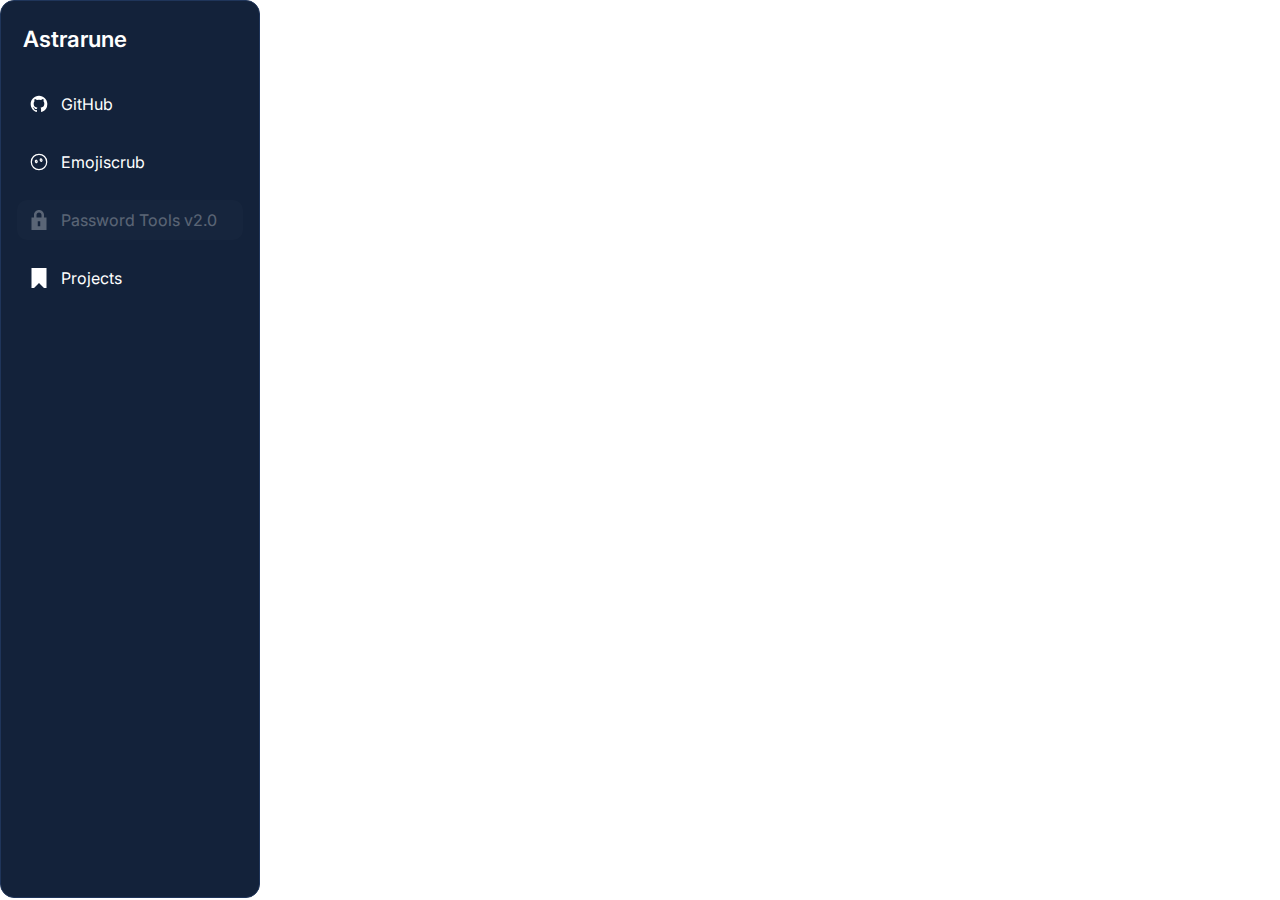
<file: iframe/index.html>
<!DOCTYPE html>
<html lang="en">
<head>
  <meta charset="UTF-8" />
  <meta name="viewport" content="width=device-width, initial-scale=1.0" />
  <title>Astrarune Sidebar</title>

  <link href="https://fonts.googleapis.com/css2?family=Inter:wght@100..900&display=swap" rel="stylesheet">

  <style>
    * {
      box-sizing: border-box;
      font-family: Inter, system-ui, sans-serif;
    }

    body {
      margin: 0;
      background: transparent; /* Removed background */
      display: flex;
      align-items: flex-start;
      justify-content: flex-start;
      overflow: hidden; /* Prevents double scrollbars in iframes */
    }

    .sidebar {
      width: 260px;
      /* Adjusted margins for iframe fit */
      padding: 24px 16px;
      background: #13223a; /* Keeping the sidebar's specific dark blue */
      border: 1px solid #1f355a;
      border-radius: 14px;
      display: flex;
      flex-direction: column;
      height: calc(100vh - 2px); /* Fits height minus border */
    }

    .sidebar-title {
      font-size: 1.4rem;
      font-weight: 600;
      margin-bottom: 32px;
      padding-left: 6px;
      color: #ffffff;
    }

    .nav {
      display: flex;
      flex-direction: column;
      gap: 18px;
    }

    .nav a,
    .nav .disabled-link {
      text-decoration: none;
      color: #ffffff;
      display: flex;
      align-items: center;
      gap: 12px;
      padding: 10px 12px;
      border-radius: 10px;
      transition: all 0.2s ease;
    }

    .nav a:hover {
      background: #1b2f50;
    }

    .nav .disabled-link {
      opacity: 0.3;
      cursor: default;
      background: rgba(255, 255, 255, 0.05);
    }

    .nav svg {
      width: 20px;
      height: 20px;
      flex-shrink: 0;
    }

    .icon-outline {
      fill: none !important;
      stroke: white;
      stroke-width: 1.5;
    }

    .icon-fill {
      fill: white !important;
    }

    @keyframes superSpin {
      0% { transform: rotate(0deg) scale(1); }
      50% { transform: rotate(180deg) scale(1.3); }
      100% { transform: rotate(360deg) scale(1); }
    }

    .nav a:hover svg {
      animation: superSpin 0.8s cubic-bezier(0.68, -0.6, 0.32, 1.6);
    }
  </style>
</head>

<body>

  <aside class="sidebar">
    <div class="sidebar-title">Astrarune</div>

    <nav class="nav">
      <a href="https://github.com/pypppe" target="_blank">
        <svg class="icon-fill" viewBox="0 0 24 24">
          <path d="M12 2C6.477 2 2 6.484 2 12.02c0 4.425 2.865 8.18 6.839 9.504.5.092.682-.217.682-.483 0-.237-.008-.868-.013-1.703-2.782.605-3.369-1.344-3.369-1.344-.454-1.158-1.11-1.466-1.11-1.466-.908-.62.069-.608.069-.608 1.003.07 1.531 1.032 1.531 1.032.892 1.53 2.341 1.088 2.91.832.091-.647.35-1.088.636-1.338-2.22-.253-4.555-1.113-4.555-4.951 0-1.093.39-1.988 1.029-2.688-.103-.253-.446-1.272.098-2.65 0 0 .84-.27 2.75 1.026A9.564 9.564 0 0 1 12 6.844a9.56 9.56 0 0 1 2.504.337c1.909-1.296 2.747-1.026 2.747-1.026.546 1.378.203 2.397.1 2.65.64.7 1.028 1.595 1.028 2.688 0 3.848-2.339 4.695-4.566 4.943.359.309.678.92.678 1.855 0 1.338-.012 2.419-.012 2.747 0 .268.18.58.688.481A10.02 10.02 0 0 0 22 12.02C22 6.484 17.523 2 12 2z"/>
        </svg>
        GitHub
      </a>

      <a href="https://escrub.astrarune.com" target="_blank">
        <svg class="icon-outline" viewBox="0 0 24 24">
          <path d="M15.4754 9.51572C15.6898 10.3159 15.4311 11.0805 14.8977 11.2234C14.3642 11.3664 13.7579 10.8336 13.5435 10.0334C13.3291 9.23316 13.5877 8.4686 14.1212 8.32565C14.6547 8.18271 15.2609 8.71552 15.4754 9.51572Z"/>
          <path d="M9.67994 11.0687C9.89436 11.8689 9.63571 12.6335 9.10225 12.7764C8.56878 12.9194 7.9625 12.3865 7.74809 11.5863C7.53368 10.7861 7.79232 10.0216 8.32579 9.87863C8.85925 9.73569 9.46553 10.2685 9.67994 11.0687Z"/>
          <path fill-rule="evenodd" clip-rule="evenodd"
            d="M12 2.75C6.89137 2.75 2.75 6.89137 2.75 12C2.75 17.1086 6.89137 21.25 12 21.25C17.1086 21.25 21.25 17.1086 21.25 12C21.25 6.89137 17.1086 2.75 12 2.75Z"/>
        </svg>
        Emojiscrub
      </a>

      <div class="disabled-link">
        <svg class="icon-fill" viewBox="0 0 16 16">
          <path fill-rule="evenodd" clip-rule="evenodd"
            d="M4 6V4C4 1.79086 5.79086 0 8 0C10.2091 0 12 1.79086 12 4V6H14V16H2V6H4ZM6 4C6 2.89543 6.89543 2 8 2C9.10457 2 10 2.89543 10 4V6H6V4ZM7 13V9H9V13H7Z"/>
        </svg>
        Password Tools v2.0
      </div>

      <a href="https://home.astrarune.com/proj">
        <svg class="icon-fill" viewBox="0 0 16 16">
          <path d="M2 0H14V16H12L8 12L4 16H2V0Z"/>
        </svg>
        Projects
      </a>
    </nav>
  </aside>

</body>
</html>
</file>
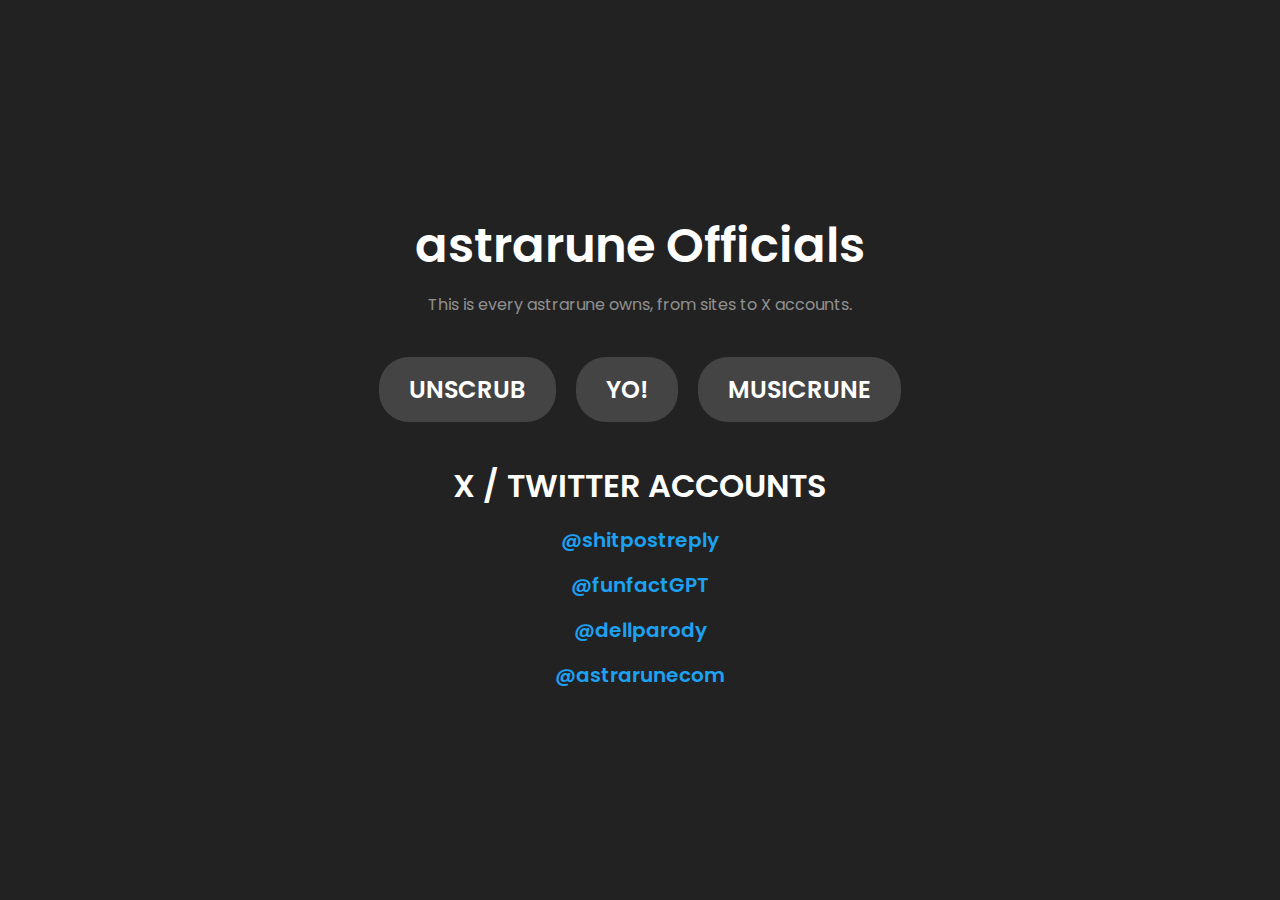
<file: officials/index.html>
<!DOCTYPE html>
<html lang="en">
<head>
    <meta charset="UTF-8">
    <meta name="viewport" content="width=device-width, initial-scale=1.0">
    <title>astrarune Officials</title>
    <link href="https://fonts.googleapis.com/css2?family=Poppins:wght@400;600&display=swap" rel="stylesheet">
    <link rel="stylesheet" href="style.css">
</head>
<body>
    <div class="container">
        <div class="header">
            <h1>astrarune Officials</h1>
            <p class="subheading">This is every astrarune owns, from sites to X accounts.</p>
        </div>
        
        <div class="buttons">
            <a href="https://unscrub.astrarune.com" class="btn" id="unscrub">UNSCRUB</a>
            <a href="https://yo.astrarune.com" class="btn" id="yo">YO!</a>
            <a href="https://music.astrarune.com" class="btn" id="musicrune">MUSICRUNE</a>
        </div>

        <div class="twitter-accounts">
            <h2>X / TWITTER ACCOUNTS</h2>
            <div class="account-links">
                <a href="https://x.com/shitpostreply" class="account-link" target="_blank">@shitpostreply</a>
                <a href="https://x.com/funfactgpt" class="account-link" target="_blank">@funfactGPT</a>
                <a href="https://x.com/dellparody" class="account-link" target="_blank">@dellparody</a>
                <a href="https://x.com/astrarunecom" class="account-link" target="_blank">@astrarunecom</a>
            </div>
        </div>
    </div>
</body>
</html>
</file>
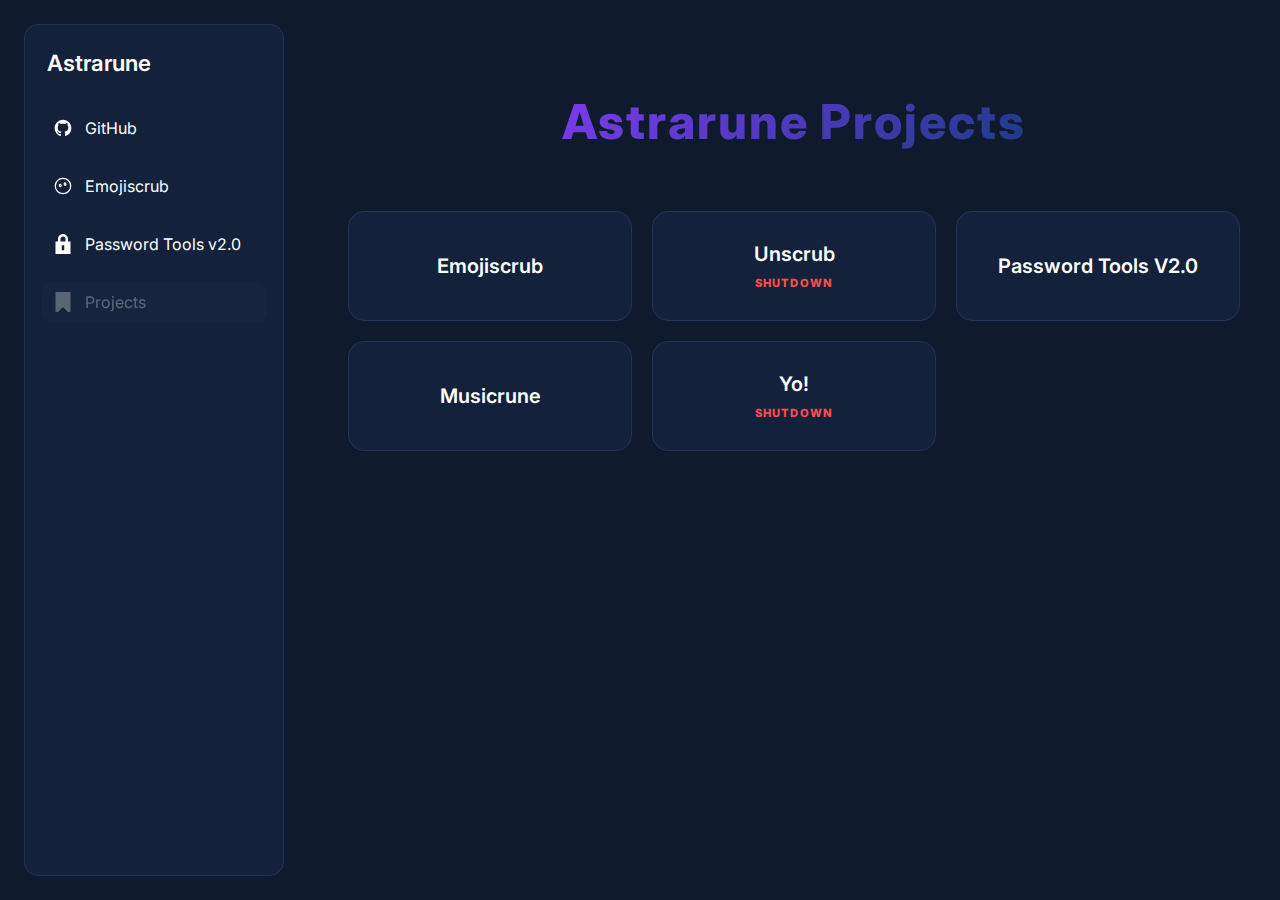
<file: proj/index.html>
<!DOCTYPE html>
<html lang="en">
<head>
  <meta charset="UTF-8" />
  <meta name="viewport" content="width=device-width, initial-scale=1.0" />
  <title>Projects | Astrarune</title>
  <style>
    @import url('https://fonts.googleapis.com/css2?family=Inter:ital,opsz,wght@0,14..32,100..900;1,14..32,100..900&display=swap');

    * { box-sizing: border-box; font-family: Inter, system-ui, sans-serif; }
    
    body {
      margin: 0;
      background: #0f1b2d;
      color: #ffffff;
      display: flex;
      min-height: 100vh;
    }

    /* --- Sidebar Styles --- */
    .sidebar {
      width: 260px;
      margin: 24px;
      padding: 24px 16px;
      background: #13223a;
      border: 1px solid #1f355a;
      border-radius: 14px;
      display: flex;
      flex-direction: column;
      position: sticky;
      top: 24px;
      height: calc(100vh - 48px);
    }

    .sidebar-title {
      font-size: 1.4rem;
      font-weight: 600;
      margin-bottom: 32px;
      padding-left: 6px;
    }

    .nav {
      display: flex;
      flex-direction: column;
      gap: 18px;
    }

    .nav a, .nav .disabled-link {
      text-decoration: none;
      color: #ffffff;
      display: flex;
      align-items: center;
      gap: 12px;
      padding: 10px 12px;
      border-radius: 10px;
      transition: all 0.2s ease;
    }

    .nav a:hover {
      background: #1b2f50;
    }

    /* Disabled Sidebar Item Styles */
    .nav .disabled-link {
      opacity: 0.3;
      cursor: default;
      background: rgba(255, 255, 255, 0.05);
    }

    .nav svg {
      width: 20px;
      height: 20px;
      flex-shrink: 0;
    }

    .icon-outline { fill: none !important; stroke: white; stroke-width: 1.5; }
    .icon-fill { fill: white !important; }

    /* --- Main Content Layout --- */
    .main-content {
      flex: 1;
      display: flex;
      flex-direction: column;
      align-items: center;
      padding: 60px 40px;
    }

    .page-title {
      font-size: 3rem;
      font-weight: 800;
      letter-spacing: 0.04em;
      margin-bottom: 60px;
      background: linear-gradient(-45deg, #a855f7, #3b82f6, #1e3a8a, #7c3aed);
      background-size: 300% 300%;
      -webkit-background-clip: text;
      -webkit-text-fill-color: transparent;
      animation: gradientShift 8s ease infinite;
    }

    /* --- Project Grid --- */
    .projects-grid {
      display: grid;
      grid-template-columns: repeat(auto-fit, minmax(280px, 1fr));
      gap: 20px;
      width: 100%;
      max-width: 900px;
    }

    .project-card {
      background: #13223a;
      border: 1px solid #1f355a;
      padding: 30px;
      border-radius: 16px;
      text-decoration: none;
      color: white;
      text-align: center;
      transition: transform 0.2s ease, border-color 0.2s ease;
      display: flex;
      flex-direction: column;
      align-items: center;
      justify-content: center;
      gap: 10px;
      position: relative;
    }

    .project-card:hover {
      transform: translateY(-5px);
      border-color: #3b82f6;
      background: #1b2f50;
    }

    .project-name {
      font-size: 1.25rem;
      font-weight: 600;
    }

    .status-tag {
      color: #ff4d4d;
      font-size: 0.7rem;
      font-weight: 800;
      letter-spacing: 0.1em;
      text-transform: uppercase;
    }

    /* --- Animations --- */
    @keyframes gradientShift {
      0% { background-position: 0% 50%; }
      50% { background-position: 100% 50%; }
      100% { background-position: 0% 50%; }
    }

    @keyframes superSpin {
      0% { transform: rotate(0deg) scale(1); }
      50% { transform: rotate(180deg) scale(1.3); }
      100% { transform: rotate(360deg) scale(1); }
    }

    .nav a:hover svg {
      animation: superSpin 0.8s cubic-bezier(0.68, -0.6, 0.32, 1.6);
    }
  </style>
</head>
<body>

  <aside class="sidebar">
    <div class="sidebar-title">Astrarune</div>

    <nav class="nav">
      <a href="https://github.com/pypppe" target="_blank">
        <svg class="icon-fill" viewBox="0 0 24 24" xmlns="http://www.w3.org/2000/svg">
          <path d="M12 2C6.477 2 2 6.484 2 12.02c0 4.425 2.865 8.18 6.839 9.504.5.092.682-.217.682-.483 0-.237-.008-.868-.013-1.703-2.782.605-3.369-1.344-3.369-1.344-.454-1.158-1.11-1.466-1.11-1.466-.908-.62.069-.608.069-.608 1.003.07 1.531 1.032 1.531 1.032.892 1.53 2.341 1.088 2.91.832.091-.647.35-1.088.636-1.338-2.22-.253-4.555-1.113-4.555-4.951 0-1.093.39-1.988 1.029-2.688-.103-.253-.446-1.272.098-2.65 0 0 .84-.27 2.75 1.026A9.564 9.564 0 0 1 12 6.844a9.56 9.56 0 0 1 2.504.337c1.909-1.296 2.747-1.026 2.747-1.026.546 1.378.203 2.397.1 2.65.64.7 1.028 1.595 1.028 2.688 0 3.848-2.339 4.695-4.566 4.943.359.309.678.92.678 1.855 0 1.338-.012 2.419-.012 2.747 0 .268.18.58.688.481A10.02 10.02 0 0 0 22 12.02C22 6.484 17.523 2 12 2z"/>
        </svg>
        GitHub
      </a>

      <a href="https://escrub.astrarune.com" target="_blank">
        <svg class="icon-outline" viewBox="0 0 24 24" xmlns="http://www.w3.org/2000/svg">
          <path d="M15.4754 9.51572C15.6898 10.3159 15.4311 11.0805 14.8977 11.2234C14.3642 11.3664 13.7579 10.8336 13.5435 10.0334C13.3291 9.23316 13.5877 8.4686 14.1212 8.32565C14.6547 8.18271 15.2609 8.71552 15.4754 9.51572Z"/>
          <path d="M9.67994 11.0687C9.89436 11.8689 9.63571 12.6335 9.10225 12.7764C8.56878 12.9194 7.9625 12.3865 7.74809 11.5863C7.53368 10.7861 7.79232 10.0216 8.32579 9.87863C8.85925 9.73569 9.46553 10.2685 9.67994 11.0687Z"/>
          <path fill-rule="evenodd" clip-rule="evenodd" d="M12 2.75C6.89137 2.75 2.75 6.89137 2.75 12C2.75 17.1086 6.89137 21.25 12 21.25C17.1086 21.25 21.25 17.1086 21.25 12C21.25 6.89137 17.1086 2.75 12 2.75Z"/>
        </svg>
        Emojiscrub
      </a>

      <a href="https://ptools.astrarune.com" target="_blank">
        <svg class="icon-fill" viewBox="0 0 16 16" xmlns="http://www.w3.org/2000/svg"><path fill-rule="evenodd" clip-rule="evenodd" d="M4 6V4C4 1.79086 5.79086 0 8 0C10.2091 0 12 1.79086 12 4V6H14V16H2V6H4ZM6 4C6 2.89543 6.89543 2 8 2C9.10457 2 10 2.89543 10 4V6H6V4ZM7 13V9H9V13H7Z"/></svg>
        Password Tools v2.0
      </a>

      <div class="disabled-link">
        <svg class="icon-fill" viewBox="0 0 16 16" xmlns="http://www.w3.org/2000/svg"><path d="M2 0H14V16H12L8 12L4 16H2V0Z"/></svg>
        Projects
      </div>
    </nav>
  </aside>

  <main class="main-content">
    <h1 class="page-title">Astrarune Projects</h1>

    <div class="projects-grid">
      <a href="https://escrub.astrarune.com" class="project-card" target="_blank">
        <span class="project-name">Emojiscrub</span>
      </a>

      <a href="https://unscrub.astrarune.com" class="project-card" target="_blank">
        <span class="project-name">Unscrub</span>
        <span class="status-tag">SHUTDOWN</span>
      </a>

      <a href="https://ptools.astrarune.com" class="project-card" target="_blank">
        <span class="project-name">Password Tools V2.0</span>
      </a>

      <a href="https://music.astrarune.com" class="project-card" target="_blank">
        <span class="project-name">Musicrune</span>
      </a>

      <a href="https://yo.astrarune.com" class="project-card" target="_blank">
        <span class="project-name">Yo!</span>
        <span class="status-tag">SHUTDOWN</span>
      </a>
    </div>
  </main>

</body>
</html>
</file>
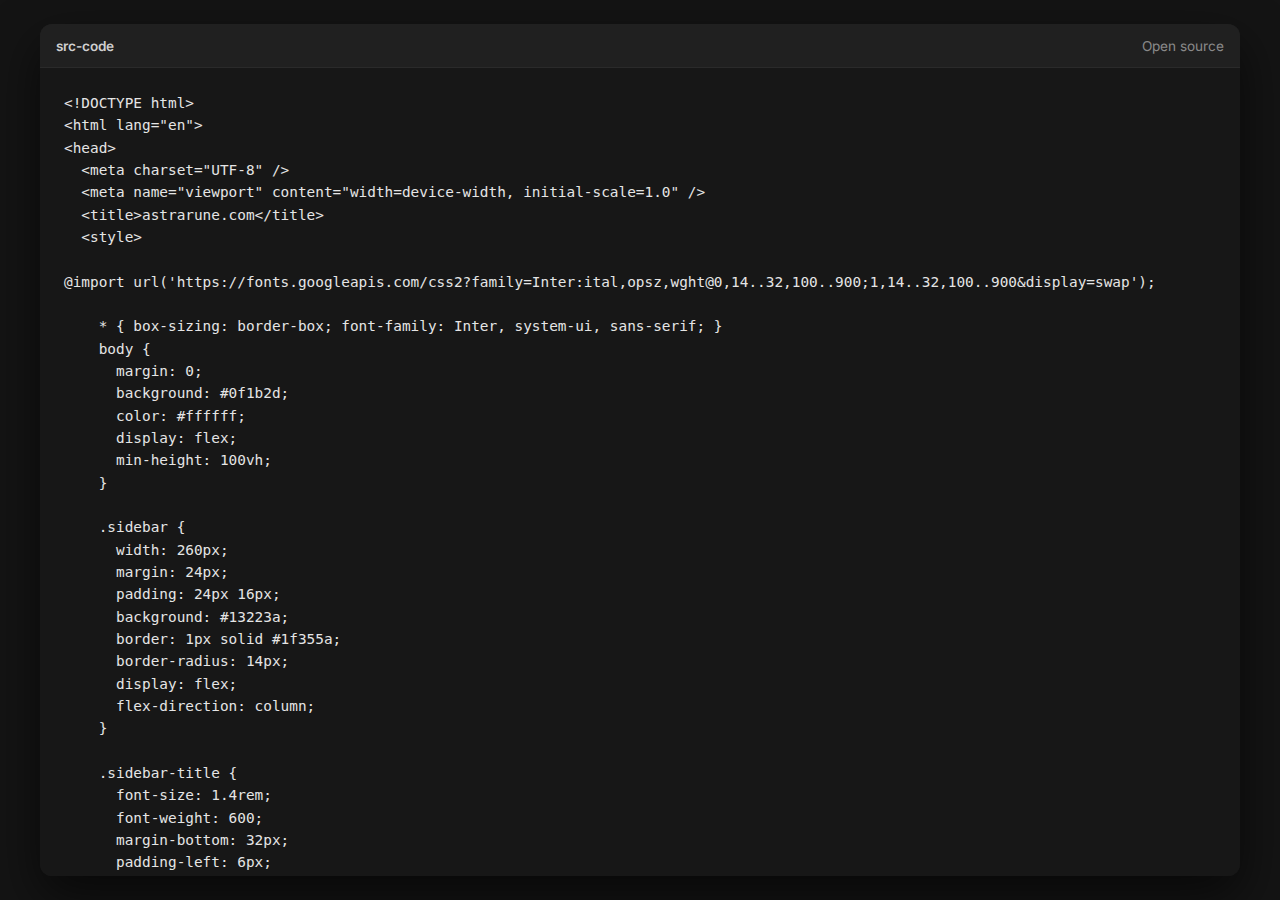
<file: src/index.html>
<!DOCTYPE html>
<html lang="en">
<head>
  <meta charset="UTF-8" />
  <title>Astrarune Homepage Source-Code</title>

  <link href="https://fonts.googleapis.com/css2?family=Inter:wght@400;600&family=JetBrains+Mono&display=swap" rel="stylesheet">

  <style>
    * {
      box-sizing: border-box;
    }

    body {
      margin: 0;
      background: #141414;
      font-family: Inter, system-ui, sans-serif;
      padding: 24px;
    }

    .code-card {
      max-width: 1200px;
      margin: 0 auto;
      background: #1b1b1b;
      border-radius: 12px;
      overflow: hidden;
      box-shadow: 0 20px 50px rgba(0,0,0,0.6);
      height: calc(100vh - 48px);
      display: flex;
      flex-direction: column;
    }

    .code-header {
      height: 44px;
      padding: 0 16px;
      background: #202020;
      border-bottom: 1px solid #2a2a2a;
      display: flex;
      align-items: center;
      justify-content: space-between;
      font-size: 0.85rem;
      color: #cfcfcf;
      flex-shrink: 0;
    }

    .code-header .lang {
      font-weight: 600;
      text-transform: lowercase;
    }

    .code-header .copy {
      opacity: 0.6;
      cursor: default;
      user-select: none;
    }

    .code-body {
      flex: 1;
      overflow: auto;
      background: #171717;
    }

    pre {
      margin: 0;
      padding: 24px;
      font-family: "JetBrains Mono", monospace;
      font-size: 0.9rem;
      line-height: 1.55;
      color: #e5e5e5;
      white-space: pre;
    }
  </style>
</head>
<body>

  <div class="code-card">
    <div class="code-header">
      <div class="lang">src-code</div>
      <div class="copy">Open source</div>
    </div>

    <div class="code-body">
<pre><code>&lt;!DOCTYPE html&gt;
&lt;html lang="en"&gt;
&lt;head&gt;
  &lt;meta charset="UTF-8" /&gt;
  &lt;meta name="viewport" content="width=device-width, initial-scale=1.0" /&gt;
  &lt;title&gt;astrarune.com&lt;/title&gt;
  &lt;style&gt;

@import url('https://fonts.googleapis.com/css2?family=Inter:ital,opsz,wght@0,14..32,100..900;1,14..32,100..900&amp;display=swap');

    * { box-sizing: border-box; font-family: Inter, system-ui, sans-serif; }
    body {
      margin: 0;
      background: #0f1b2d;
      color: #ffffff;
      display: flex;
      min-height: 100vh;
    }

    .sidebar {
      width: 260px;
      margin: 24px;
      padding: 24px 16px;
      background: #13223a;
      border: 1px solid #1f355a;
      border-radius: 14px;
      display: flex;
      flex-direction: column;
    }

    .sidebar-title {
      font-size: 1.4rem;
      font-weight: 600;
      margin-bottom: 32px;
      padding-left: 6px;
    }

    .nav {
      display: flex;
      flex-direction: column;
      gap: 18px;
      margin-top: 16px;
    }

    .nav a {
      text-decoration: none;
      color: #ffffff;
      display: flex;
      align-items: center;
      gap: 12px;
      padding: 10px 12px;
      border-radius: 10px;
      transition: background 0.2s ease;
    }

    .nav a:hover {
      background: #1b2f50;
    }

    .nav a:hover svg {
      animation: superSpin 0.8s cubic-bezier(0.68, -0.6, 0.32, 1.6);
    }

    .nav svg {
      width: 20px;
      height: 20px;
      flex-shrink: 0;
    }

    .icon-outline {
      fill: none !important;
      stroke: white;
      stroke-width: 1.5;
    }

    .icon-fill {
      fill: white !important;
    }

    .main {
      flex: 1;
      display: flex;
      align-items: center;
      padding-left: 80px;
    }

    .hero-container {
      display: flex;
      flex-direction: column;
      gap: 8px;
    }

    .hero {
      font-size: 4.5rem;
      font-weight: 800;
      letter-spacing: 0.04em;
      line-height: 1;
    }

    .hero-gradient {
      background: linear-gradient(
        -45deg,
        #a855f7,
        #3b82f6,
        #1e3a8a,
        #7c3aed
      );
      background-size: 300% 300%;
      -webkit-background-clip: text;
      -webkit-text-fill-color: transparent;
      background-clip: text;
      animation: gradientShift 8s ease infinite;
    }

    .hero-subtext {
      font-size: 1.1rem;
      font-weight: 400;
      opacity: 0.5;
      letter-spacing: 0.02em;
    }

    @keyframes gradientShift {
      0% { background-position: 0% 50%; }
      50% { background-position: 100% 50%; }
      100% { background-position: 0% 50%; }
    }

    @keyframes superSpin {
      0% { transform: rotate(0deg) scale(1); }
      50% { transform: rotate(180deg) scale(1.3); }
      100% { transform: rotate(360deg) scale(1); }
    }
  &lt;/style&gt;
&lt;/head&gt;
&lt;body&gt;
&lt;/body&gt;
&lt;/html&gt;
</code></pre>
    </div>
  </div>

</body>
</html>
</file>
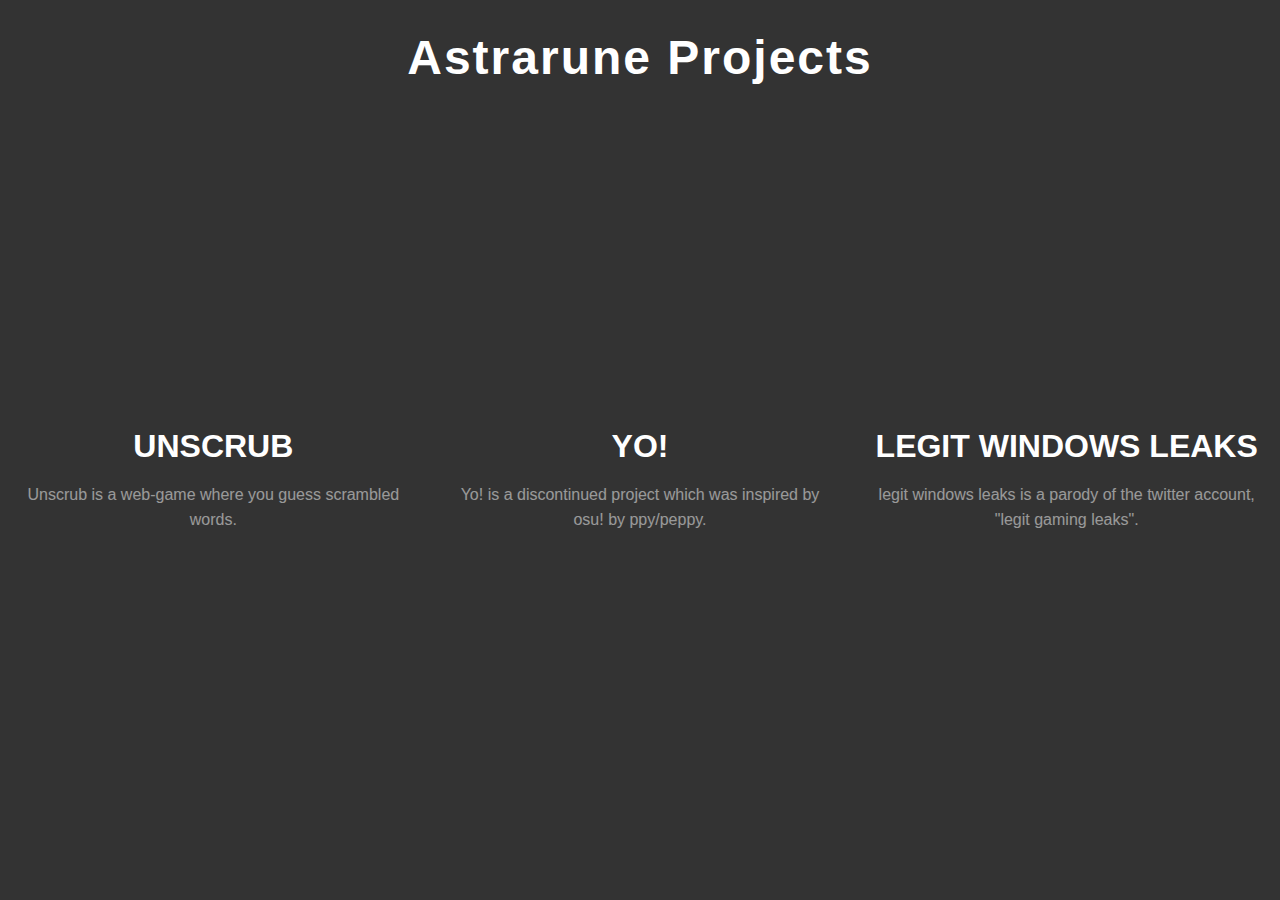
<file: stuff/index.html>
<!DOCTYPE html>
<html lang="en">
<head>
    <meta charset="UTF-8">
    <meta name="viewport" content="width=device-width, initial-scale=1.0">
    <meta http-equiv="X-UA-Compatible" content="ie=edge">
    <title>Astrarune Projects</title>
    <link rel="stylesheet" href="styles.css">
</head>
<body>
    <header>
        <h1>Astrarune Projects</h1>
    </header>

    <div class="content">
        <div class="section left">
            <a href="https://unscrub.astrarune.com">
                <h2>Unscrub</h2>
                <p class="description">Unscrub is a web-game where you guess scrambled words.</p>
            </a>
        </div>

        <div class="section center">
            <a href="https://yo.astrarune.com">
                <h2>Yo!</h2>
                <p class="description">Yo! is a discontinued project which was inspired by osu! by ppy/peppy.</p>
            </a>
        </div>

        <div class="section right">
            <a href="https://x.com/windows_leaker">
                <h2>legit windows leaks</h2>
                <p class="description">legit windows leaks is a parody of the twitter account, "legit gaming leaks".</p>
            </a>
        </div>
    </div>
</body>
</html>
</file>
<file: stuff/styles.css>
* {
    margin: 0;
    padding: 0;
    box-sizing: border-box;
}

body {
    background-color: #333;
    color: #fff;
    font-family: Arial, sans-serif;
    line-height: 1.6;
}

header {
    text-align: center;
    padding: 20px 0;
}

h1 {
    font-size: 3rem;
    letter-spacing: 2px;
}

.content {
    display: flex;
    justify-content: space-between;
    align-items: center;
    height: 80vh;
    text-align: center;
}

.section {
    flex: 1;
    padding: 20px;
}

.section h2 {
    font-size: 2rem;
    margin-bottom: 10px;
    text-transform: uppercase;
    font-weight: bold;
}

.section .description {
    font-size: 1rem;
    opacity: 0.5;
}

a {
    text-decoration: none;
    color: #fff;
}

a:hover h2 {
    text-decoration: underline;
}
</file>
<file: officials/style.css>
/* Resetting default styles */
* {
    margin: 0;
    padding: 0;
    box-sizing: border-box;
}

body {
    font-family: 'Poppins', sans-serif;
    background-color: #222; /* Dark background */
    color: #fff;
    display: flex;
    justify-content: center;
    align-items: center;
    height: 100vh;
    text-align: center;
}

.container {
    width: 100%;
    max-width: 800px;
    margin: 0 auto;
    padding: 20px;
}

.header h1 {
    font-size: 48px;
    font-weight: 600;
}

.subheading {
    font-size: 16px;
    color: rgba(255, 255, 255, 0.5); /* 50% opacity */
    margin-top: 10px;
}

.buttons {
    display: flex;
    justify-content: center;
    gap: 20px;
    margin-top: 40px;
}

.btn {
    font-size: 24px;
    font-weight: 600;
    text-decoration: none;
    color: white;
    background-color: #444;
    padding: 15px 30px;
    border-radius: 30px;
    transition: 0.3s ease-in-out;
    position: relative;
}

.btn:hover {
    background-color: #666;
}

.btn::after {
    content: '';
    position: absolute;
    width: 100%;
    height: 100%;
    top: 0;
    left: 0;
    background: rgba(255, 255, 255, 0.1);
    border-radius: 30px;
    transition: 0.3s ease;
    opacity: 0;
}

.btn:hover::after {
    opacity: 1;
}

/* Hover Text Animation */
#unscrub:hover {
    content: "YO!";
    cursor: pointer;
}

#yo:hover {
    content: "UNSCRUB";
    cursor: pointer;
}

#musicrune:hover {
    content: "MUSICRUNE";
    cursor: pointer;
}

.twitter-accounts {
    margin-top: 40px;
}

.twitter-accounts h2 {
    font-size: 32px;
    font-weight: 600;
    margin-bottom: 15px;
}

.account-links {
    display: flex;
    flex-direction: column;
    gap: 15px;
}

.account-link {
    font-size: 20px;
    font-weight: 600;
    text-decoration: none;
    color: #1DA1F2;
    transition: 0.3s ease;
}

.account-link:hover {
    color: #fff;
    text-decoration: underline;
}
</file>
